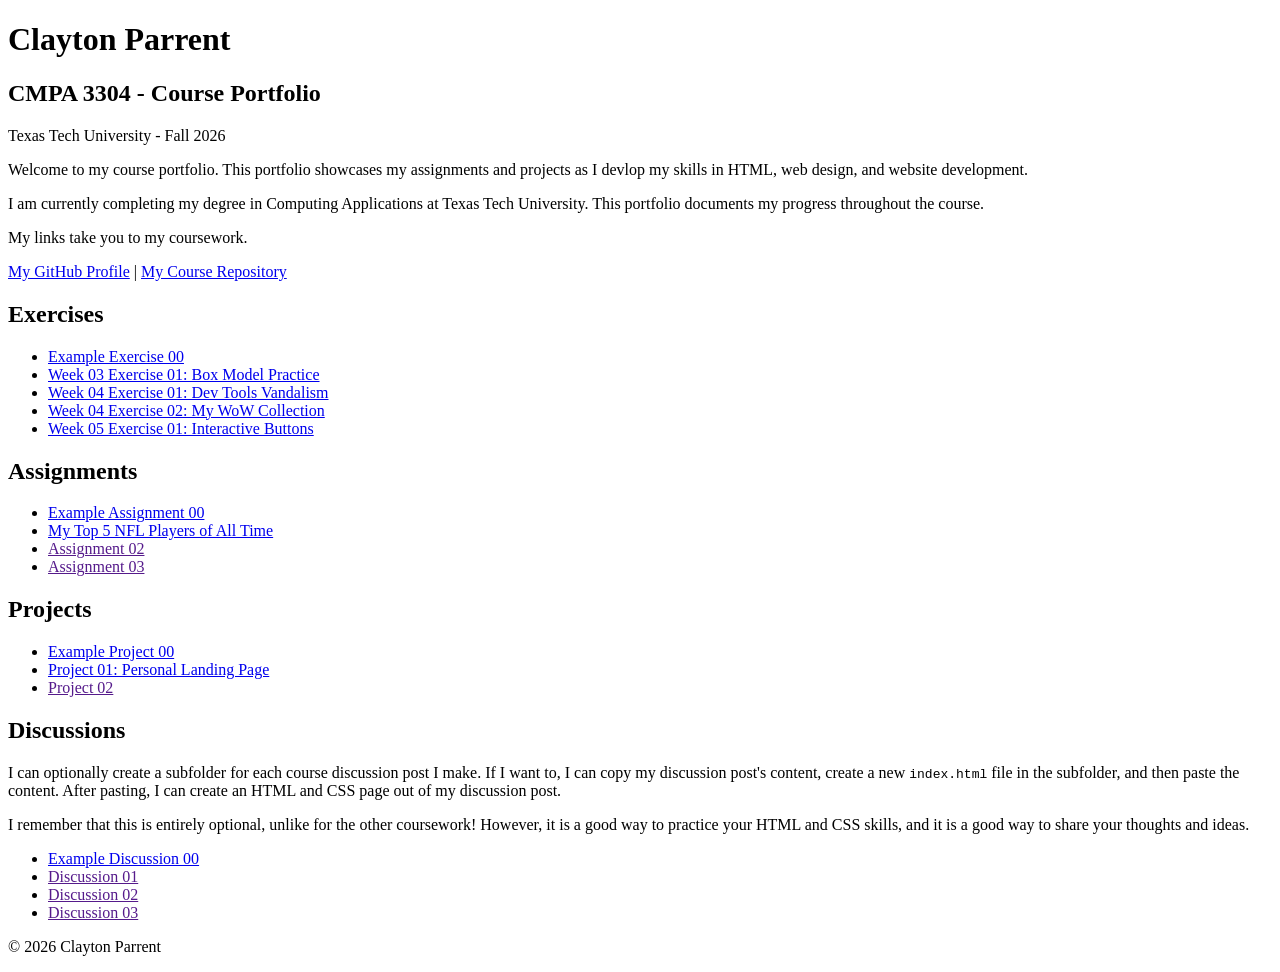
<file: index.html>
<!DOCTYPE html>

<!--

INSTRUCTIONS: HOW TO CHANGE THIS PAGE:

1. Change "Student Name" in the title above to your real name.

2. Change "Your Name" in the big heading below to your real name.

3. Change "your-username" to your real GitHub username in both links.

4. Change "your-repo-name" to the name of this repository.

5. Change "Course Name" to the name of your class.

6. Change "Semester Year" to match when you are taking this class.

7. Add links to your work:
    - Find the words that say "Exercise 01", "Assignment 01", etc.
    - Between the quote marks in href="", put the relative link to your work in the subfolder. You can simply link to the subfolder name. Take a look at the example folders and links to see how to do this.
    - For work not yet started/completed, you can leave the href="" blank until you are ready.
    - Change the words "Exercise 01" to match the name of the exercise. Do the same for assignments and projects. If you add your discussion posts, do the same for them.
    - Do this for each piece of work you finish.

8. You can add more links by copying a whole line like this:
    <li><a href="">New Work Name</a></li>
    Then paste it below the last one in that section.

9. Save your changes and push to GitHub when you are done. Remember you can use GitHub Desktop to help you with this.

Remember: During the course, if you want, you can style your homepage to introduce your own style and aesthetics. To start, keep this page simple and plain. This is just a template to get you started. Embrace the handcrafted approach to web design and development: change things to make them your own.

Remember: You must have a GitHub account, a new GitHub repository for this course, and this file (index.html) in that repository. 

Remember: You must create subfolders for each piece of coursework as the semester progresses.

-->

<html lang="en">
    <head>
        <meta charset="UTF-8">
        <meta name="viewport" content="width=device-width, initial-scale=1.0">
        <title>Clayton Parrent - CMPA 3304 Course Portfolio</title>
    </head>

    <body>
        <header>
            <h1>Clayton Parrent</h1>
            <h2>CMPA 3304 - Course Portfolio</h2>
            <p>Texas Tech University - Fall 2026</p>

            <p>
                Welcome to my course portfolio. This portfolio showcases my assignments and projects as I devlop my skills in HTML, web design, and website development.
            </p>    
            
             <p>
                I am currently completing my degree in Computing Applications at Texas Tech University. This portfolio documents my progress throughout the course.
             </p>   

            <p>My links take you to my coursework.</p>
            <nav>
                <a href="https://github.com/cparrent">My GitHub Profile</a>
                |
                <a href="https://github.com/cparrent/CMPA3304">
                    My Course Repository
                </a>
            </nav>
        </header>

        <main>
            <section>
                <h2>Exercises</h2>
                <ul>
                    <li>
                        <a href="example-exercise-00/">Example Exercise 00</a>
                    </li>
                    <li><a href="week03-exercise-01/">Week 03 Exercise 01: Box Model Practice</a></li>
                    <li><a href="week-04-exercise-01/">Week 04 Exercise 01: Dev Tools Vandalism</a></li>
                    <li><a href="week-04-exercise-02/">Week 04 Exercise 02: My WoW Collection</a></li>
                    <li><a href="week-05-exercise-01/">Week 05 Exercise 01: Interactive Buttons</a></li>
                </ul>
            </section>

            <section>
                <h2>Assignments</h2>
                <ul>
                    <li>
                        <a href="example-assignment-00/">
                            Example Assignment 00
                        </a>
                    </li>
                    <li><a href="assignment-01/index.html">My Top 5 NFL Players of All Time</a></li>
                    <li><a href="">Assignment 02</a></li>
                    <li><a href="">Assignment 03</a></li>
                </ul>
            </section>

            <section>
                <h2>Projects</h2>
                <ul>
                    <li>
                        <a href="example-project-00/">Example Project 00</a>
                    </li>
                    <li><a href="project-01">Project 01: Personal Landing Page</a></li>
                    <li><a href="">Project 02</a></li>
                </ul>
            </section>

            <section>
                <h2>Discussions</h2>
                <p>
                    I can optionally create a subfolder for each course
                    discussion post I make. If I want to, I can copy my
                    discussion post's content, create a new
                    <code>index.html</code>
                    file in the subfolder, and then paste the content. After
                    pasting, I can create an HTML and CSS page out of my
                    discussion post.
                </p>
                <p>
                    I remember that this is entirely optional, unlike for the
                    other coursework! However, it is a good way to practice your
                    HTML and CSS skills, and it is a good way to share your
                    thoughts and ideas.
                </p>
                <ul>
                    <li>
                        <a href="example-discussion-00/">
                            Example Discussion 00
                        </a>
                    </li>
                    <li><a href="">Discussion 01</a></li>
                    <li><a href="">Discussion 02</a></li>
                    <li><a href="">Discussion 03</a></li>
                </ul>
            </section>
        </main>

        <footer>
            <p>&copy; 2026 Clayton Parrent</p>
        </footer>
    </body>
</html>
</file>
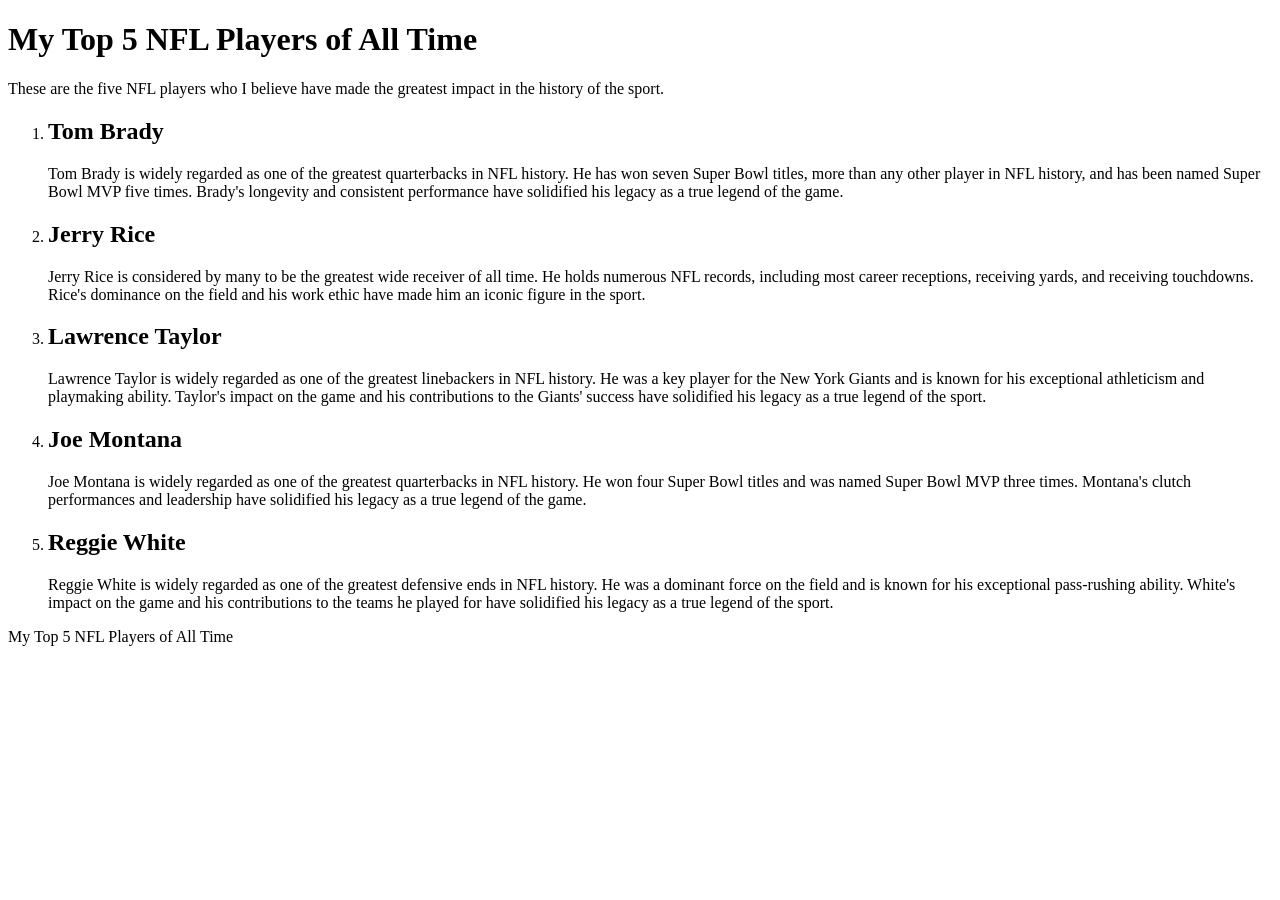
<file: assignment-01/index.html>
<!DOCTYPE html>
<html lang="en">
<head>
    <meta charset="UTF-8">
    <meta name="viewport" content="width=device-width, initial-scale=1.0">
    <title>Document</title>
</head>
<body>
    <h1>My Top 5 NFL Players of All Time</h1>
    <p>These are the five NFL players who I believe have made the greatest impact in the history of the sport.</p>
</header>

<main>
    <ol>
        <li>
            <h2>Tom Brady</h2>
            <p>Tom Brady is widely regarded as one of the greatest quarterbacks in NFL history. He has won seven Super Bowl titles, more than any other player in NFL history, and has been named Super Bowl MVP five times. Brady's longevity and consistent performance have solidified his legacy as a true legend of the game.</p>

        </li>

        <li>
            <h2>Jerry Rice</h2>
            <p>Jerry Rice is considered by many to be the greatest wide receiver of all time. He holds numerous NFL records, including most career receptions, receiving yards, and receiving touchdowns. Rice's dominance on the field and his work ethic have made him an iconic figure in the sport.</p>
        </li>

        <li>
            <h2>Lawrence Taylor</h2>
            <p>Lawrence Taylor is widely regarded as one of the greatest linebackers in NFL history. He was a key player for the New York Giants and is known for his exceptional athleticism and playmaking ability. Taylor's impact on the game and his contributions to the Giants' success have solidified his legacy as a true legend of the sport.</p>
        </li>

        <li>
            <h2>Joe Montana</h2>
            <p>Joe Montana is widely regarded as one of the greatest quarterbacks in NFL history. He won four Super Bowl titles and was named Super Bowl MVP three times. Montana's clutch performances and leadership have solidified his legacy as a true legend of the game.</p>
        </li>

        <li>
            <h2>Reggie White</h2>
            <p>Reggie White is widely regarded as one of the greatest defensive ends in NFL history. He was a dominant force on the field and is known for his exceptional pass-rushing ability. White's impact on the game and his contributions to the teams he played for have solidified his legacy as a true legend of the sport.</p>
        </li>   
    </ol>
</main>

<footer>
    <p>My Top 5 NFL Players of All Time</p>
</footer>
</body>
</html>
</file>
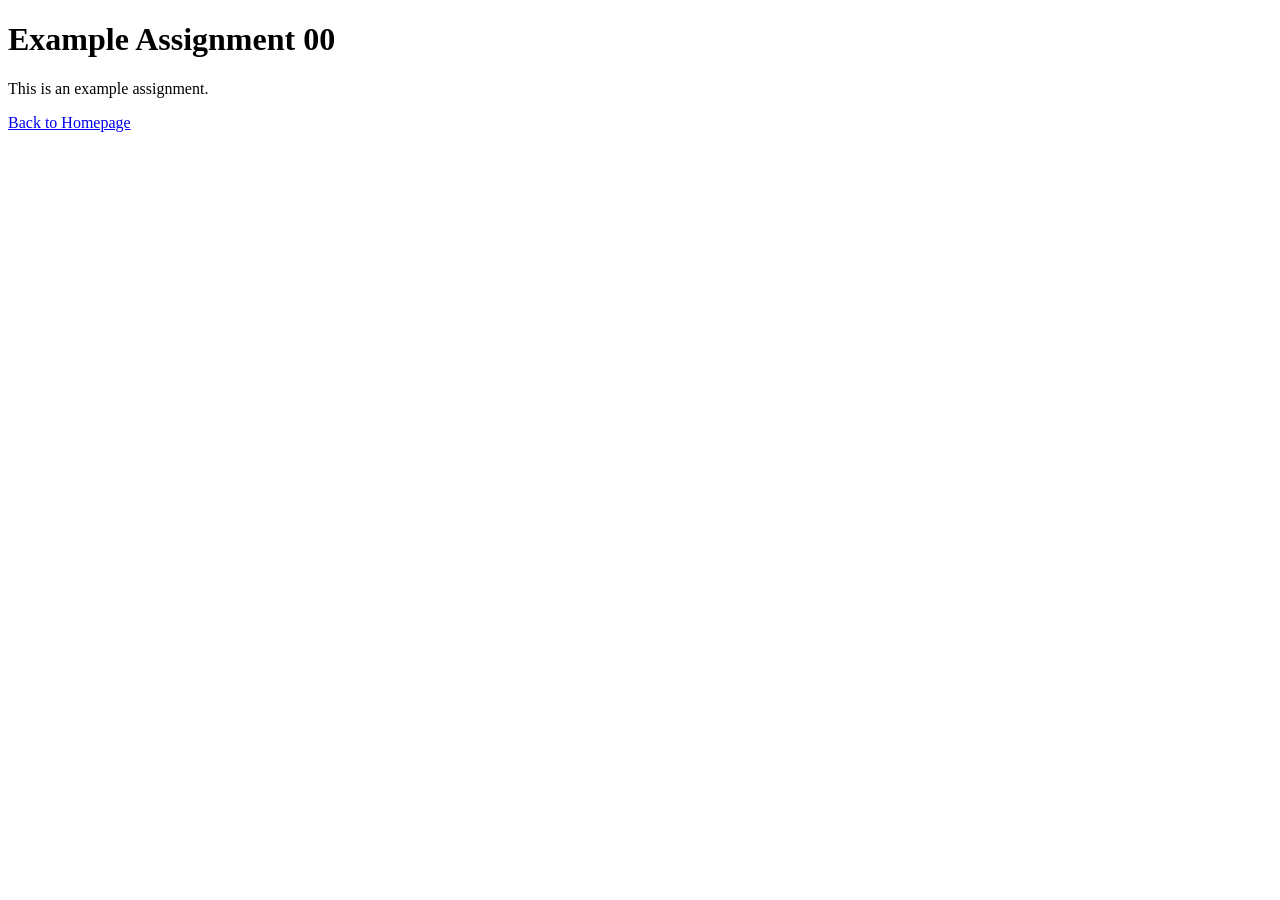
<file: example-assignment-00/index.html>
<!DOCTYPE html>
<html lang="en">
    <head>
        <meta charset="UTF-8" />
        <meta name="viewport" content="width=device-width, initial-scale=1.0" />
        <title>Example Assignment 00</title>
    </head>
    <body>
        <h1>Example Assignment 00</h1>
        <p>This is an example assignment.</p>
        <a href="../index.html">Back to Homepage</a>
    </body>
</html>
</file>
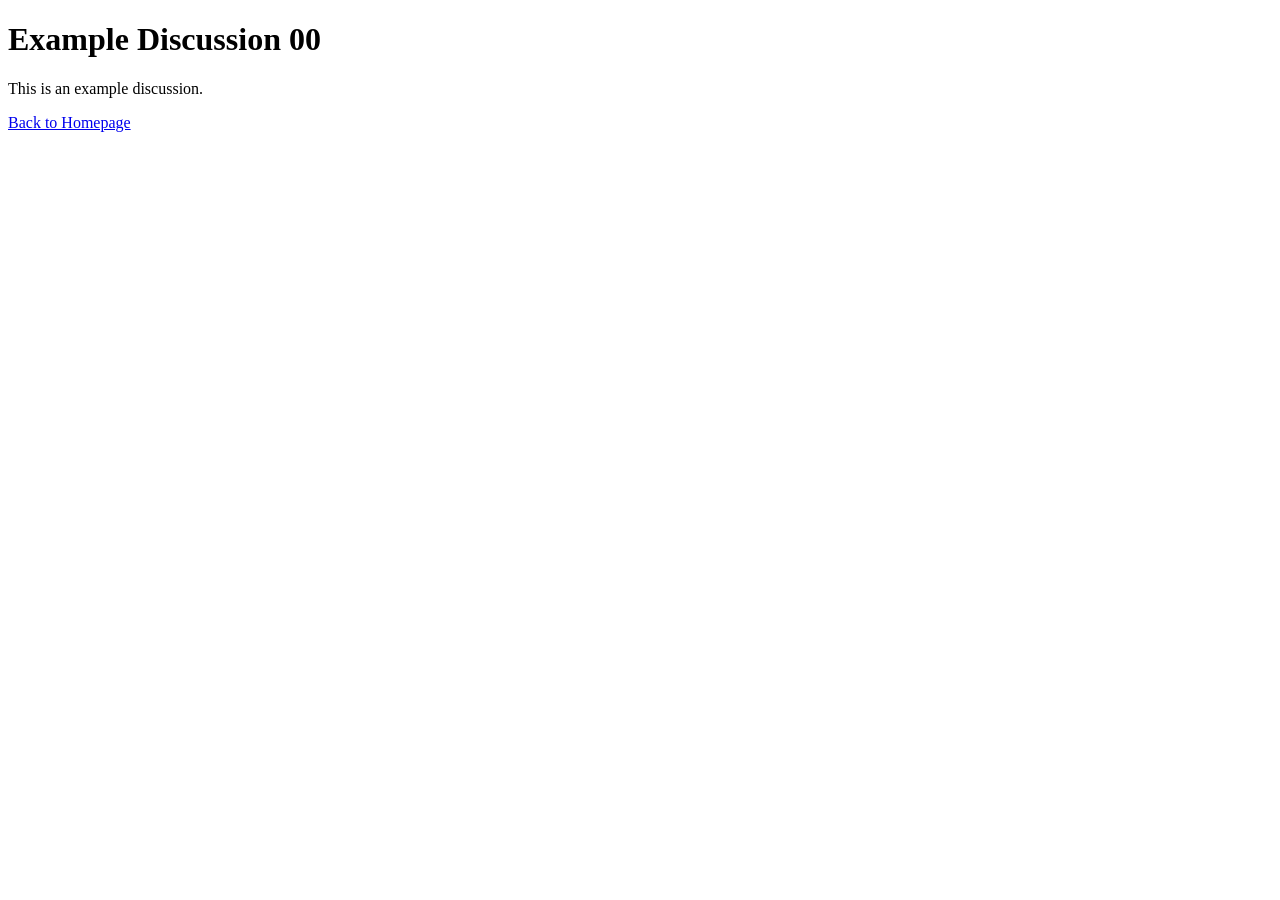
<file: example-discussion-00/index.html>
<!DOCTYPE html>
<html lang="en">
    <head>
        <meta charset="UTF-8" />
        <meta name="viewport" content="width=device-width, initial-scale=1.0" />
        <title>Example Discussion 00</title>
    </head>
    <body>
        <h1>Example Discussion 00</h1>
        <p>This is an example discussion.</p>
        <a href="../index.html">Back to Homepage</a>
    </body>
</html>
</file>
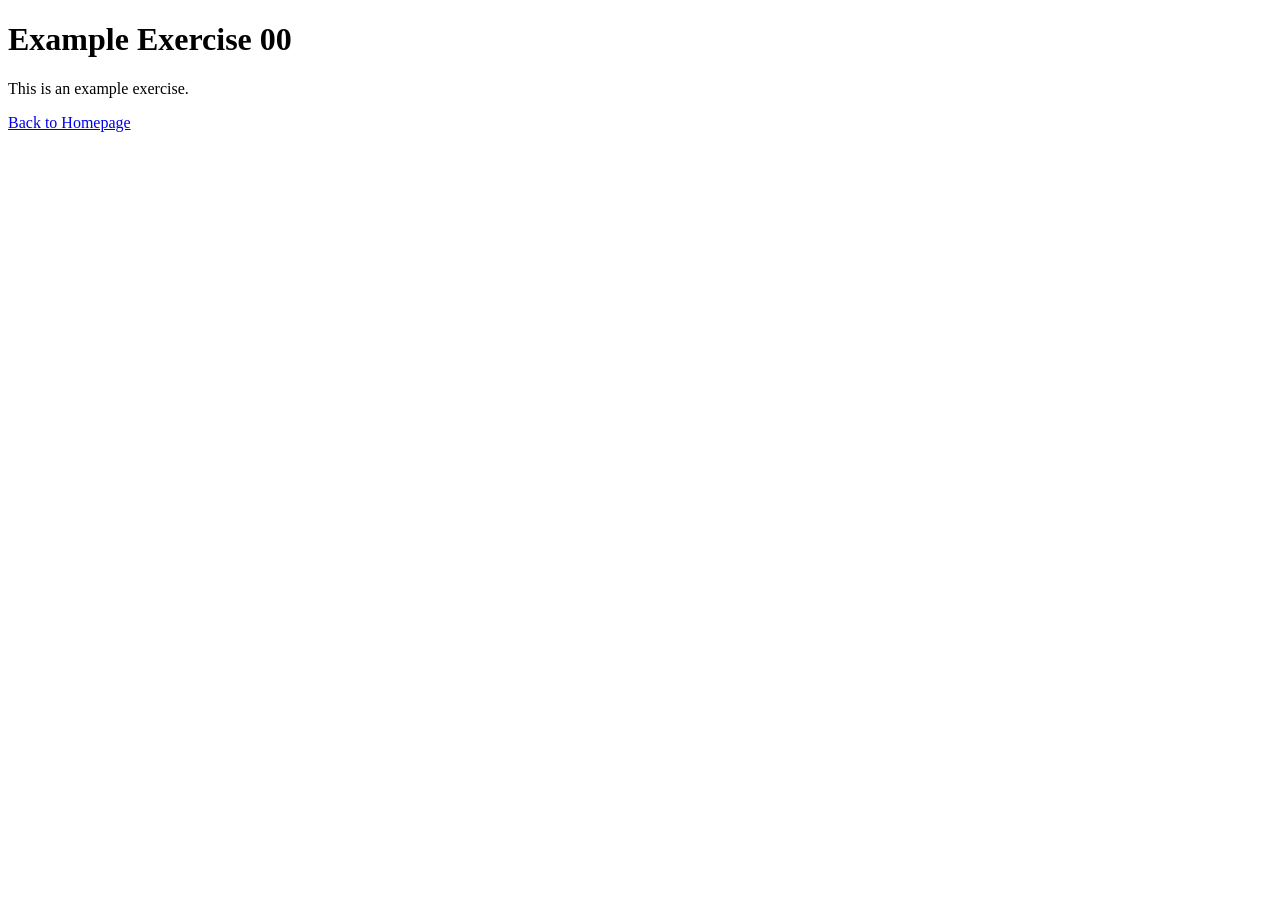
<file: example-exercise-00/index.html>
<!DOCTYPE html>
<html lang="en">
    <head>
        <meta charset="UTF-8" />
        <meta name="viewport" content="width=device-width, initial-scale=1.0" />
        <title>Example Exercise 00</title>
    </head>
    <body>
        <h1>Example Exercise 00</h1>
        <p>This is an example exercise.</p>
        <a href="../index.html">Back to Homepage</a>
    </body>
</html>
</file>
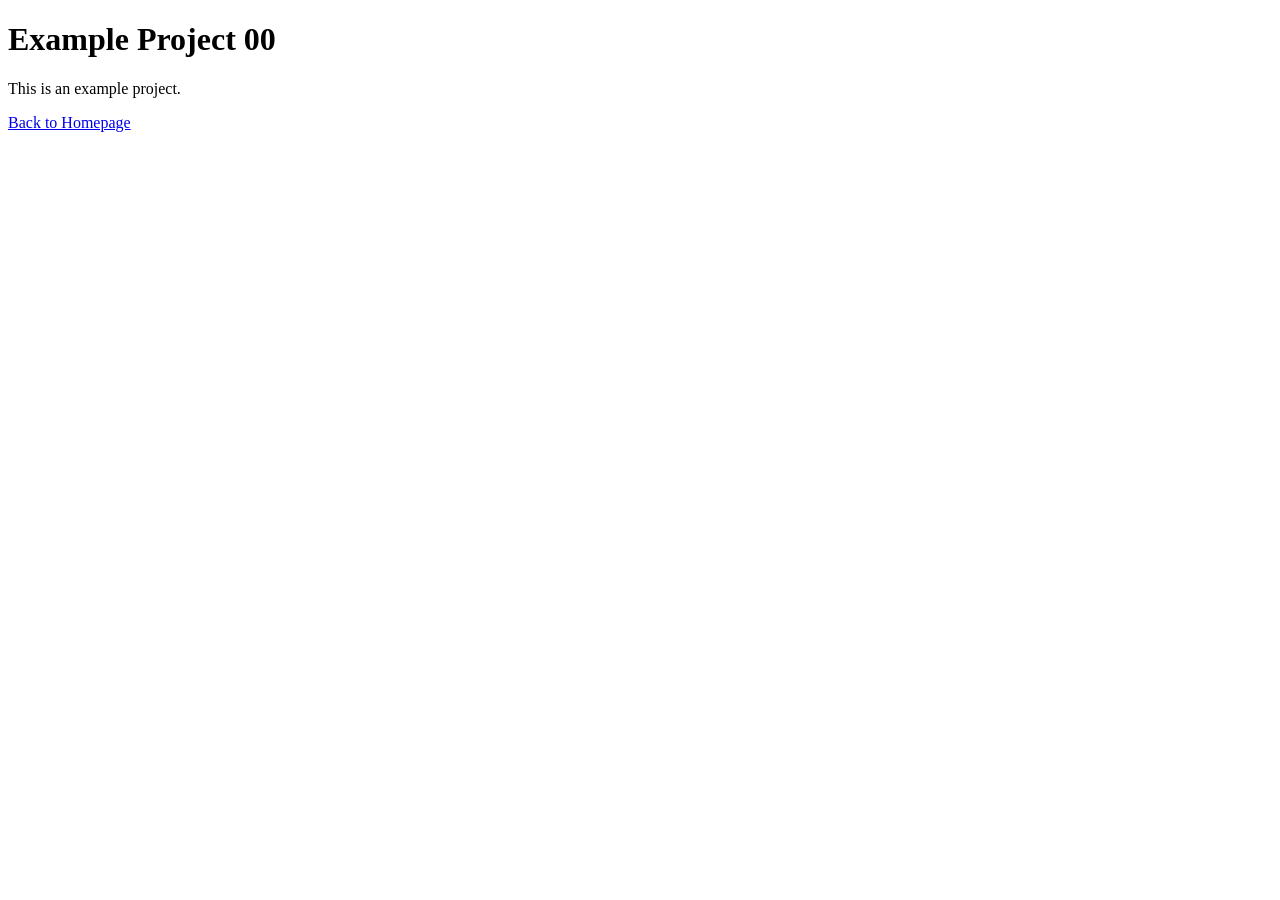
<file: example-project-00/index.html>
<!DOCTYPE html>
<html lang="en">
    <head>
        <meta charset="UTF-8" />
        <meta name="viewport" content="width=device-width, initial-scale=1.0" />
        <title>Example Project 00</title>
    </head>
    <body>
        <h1>Example Project 00</h1>
        <p>This is an example project.</p>
        <a href="../index.html">Back to Homepage</a>
    </body>
</html>
</file>
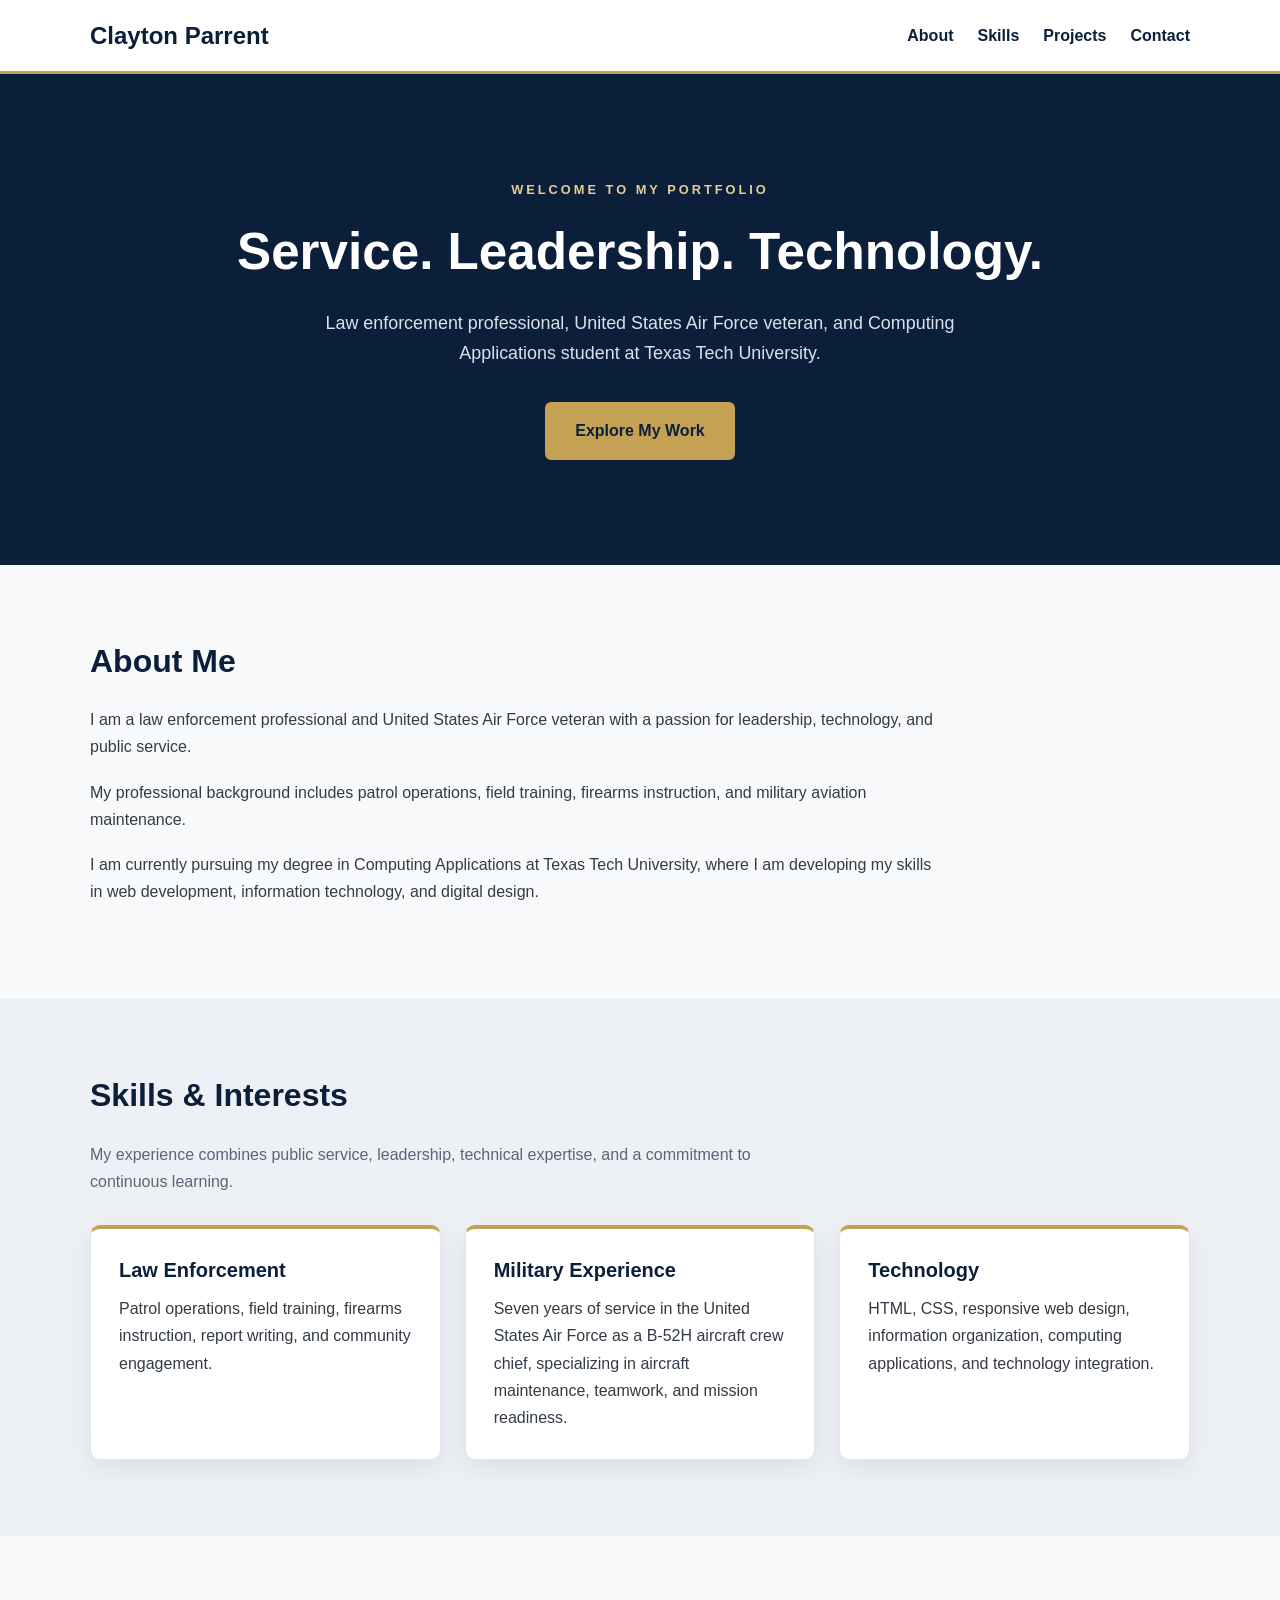
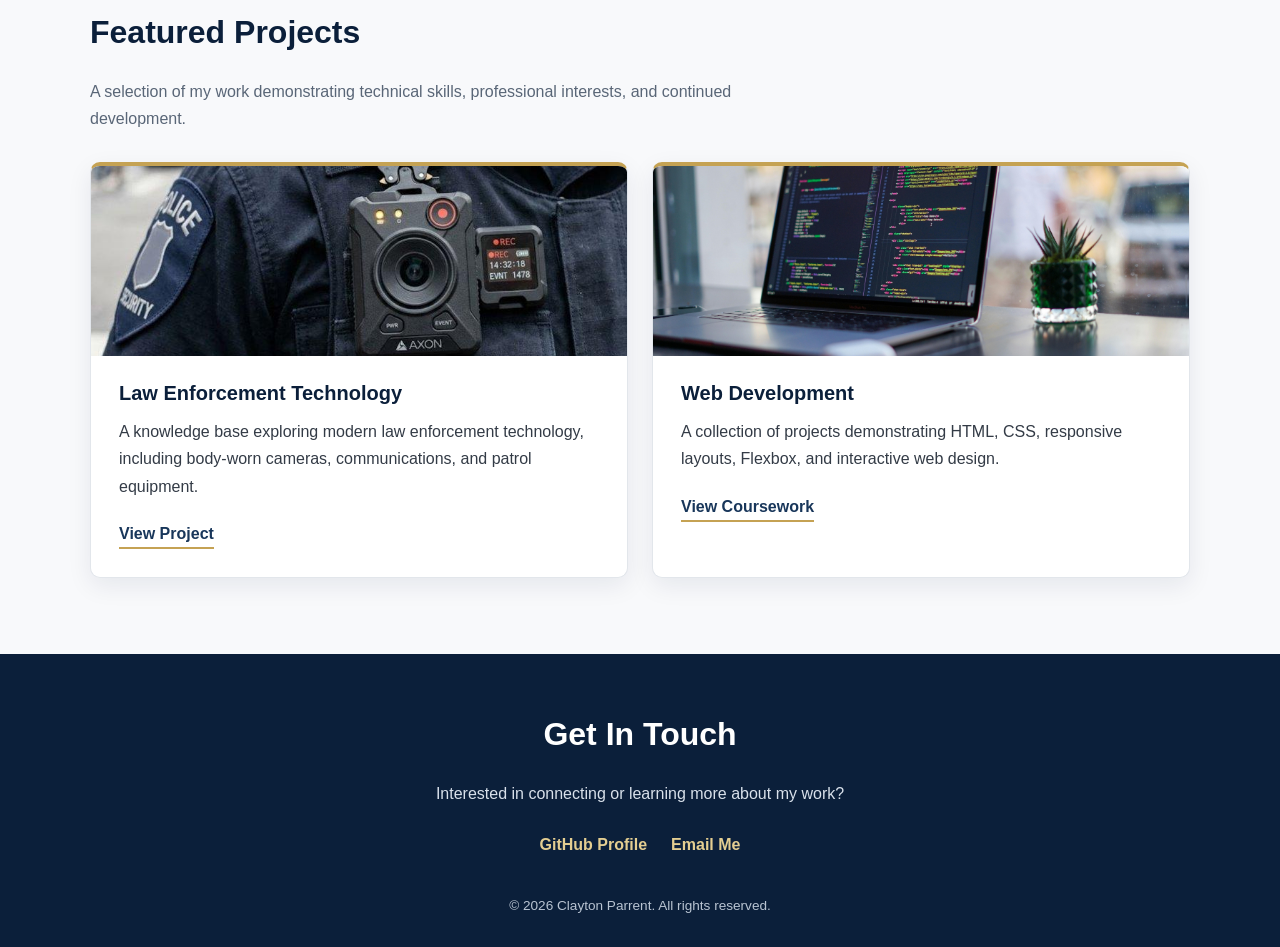
<file: project-01/index.html>
<!DOCTYPE html>
<html lang="en">
<head>
    <meta charset="UTF-8">
    <meta name="viewport" content="width=device-width, initial-scale=1.0">
    <title>Clayton Parrent | Professional Portfolio</title>
    <link rel="stylesheet" href="style.css">
</head>
<body>
<header class="site-header">
    <div class="container header-content">
        <h1>Clayton Parrent</h1>

        <nav aria-label="Main Navigation">
            <a href="#about">About</a>
            <a href="#skills">Skills</a>
            <a href="#projects">Projects</a>
            <a href="#contact">Contact</a>
        </nav>
    </div>
</header>
<main>
    <section class="hero">
        <div class="container">
            <p class="eyebrow">WELCOME TO MY PORTFOLIO</p>

            <h2>Service. Leadership. Technology.</h2>

            <p class="hero-description">
                Law enforcement professional, United States Air Force veteran, and Computing Applications student at Texas Tech University.
            </p>

            <a href="#projects" class="button">
                Explore My Work
            </a>
        </div>
    </section>

    <section id="about" class="section">
        <div class="container">

            <h2>About Me</h2>

            <p>
                I am a law enforcement professional and United States Air Force veteran with a passion for leadership, technology, and public service.
            </p>

            <p>
                My professional background includes patrol operations, field training, firearms instruction, and military aviation maintenance.
            </p>

            <p>
                I am currently pursuing my degree in Computing Applications at Texas Tech University, where I am developing my skills in web development, information technology, and digital design.
            </p>

        </div>
    </section>

    <section id="skills" class="section section-alt">
        <div class="container">

            <h2>Skills &amp; Interests</h2>

            <p class="section-description">
                My experience combines public service, leadership, technical expertise, and a commitment to continuous learning.
            </p>

            <div class="card-container">
                
                <article class="card">
                    <h3>Law Enforcement</h3>

                    <p>
                        Patrol operations, field training, firearms instruction, report writing, and community engagement.
                    </p>
                </article>

                <article class="card">
                    <h3>Military Experience</h3>

                    <p>
                        Seven years of service in the United States Air Force as a B-52H aircraft crew chief, specializing in aircraft maintenance, teamwork, and mission readiness.
                    </p>
                </article>

                <article class="card">
                    <h3>Technology</h3>

                    <p>
                        HTML, CSS, responsive web design, information organization, computing applications, and technology integration.
                    </p>
                </article>

            </div>
        </div>
    </section>

    <section id="projects" class="section">
        <div class="container">

            <h2>Featured Projects</h2>

            <p class="section-description">
                A selection of my work demonstrating technical skills, professional interests, and continued development.
            </p>

             <div class="card-container">

                    <!-- PROJECT CARD 01 -->
                    <article class="card project-card">

                        <div class="project-image">
                            <img
                                src="images/law-enforcement.jpg"
                                alt="Law enforcement technology project"
                                loading="lazy">
                        </div>

                        <h3>Law Enforcement Technology</h3>

                        <p>
                            A knowledge base exploring modern
                            law enforcement technology, including
                            body-worn cameras, communications,
                            and patrol equipment.
                        </p>

                        <a href="https://cparrent.github.io/"
                            target="_blank"
                            rel="noopener noreferrer"
                            class="project-link">
                            View Project
                        </a>

                    </article>

                    <!-- PROJECT CARD 02 -->
                    <article class="card project-card">

                        <div class="project-image">
                            <img
                                src="images/web-development.jpg"
                                alt="Web development project"
                                loading="lazy">
                        </div>

                        <h3>Web Development</h3>

                        <p>
                            A collection of projects demonstrating
                            HTML, CSS, responsive layouts,
                            Flexbox, and interactive web design.
                        </p>

                        <a href="https://cparrent.github.io/CMPA3304/"
                            target="_blank"
                            rel="noopener noreferrer"
                            class="project-link">
                            View Coursework
                        </a>

                    </article>

                </div>
            </div>
        </section>

    </main>

     <footer id="contact" class="site-footer">
        <div class="container">

            <h2>Get In Touch</h2>

            <p>
                Interested in connecting or learning
                more about my work?
            </p>

            <div class="footer-links">

                <a href="https://github.com/cparrent"
                    target="_blank"
                    rel="noopener noreferrer">
                    GitHub Profile
                </a>

                <a href="mailto:cparrent@ttu.edu">
                    Email Me
                </a>

            </div>

            <p class="copyright">
                &copy; 2026 Clayton Parrent.
                All rights reserved.
            </p>

        </div>
    </footer>

</body>
</html>
</file>
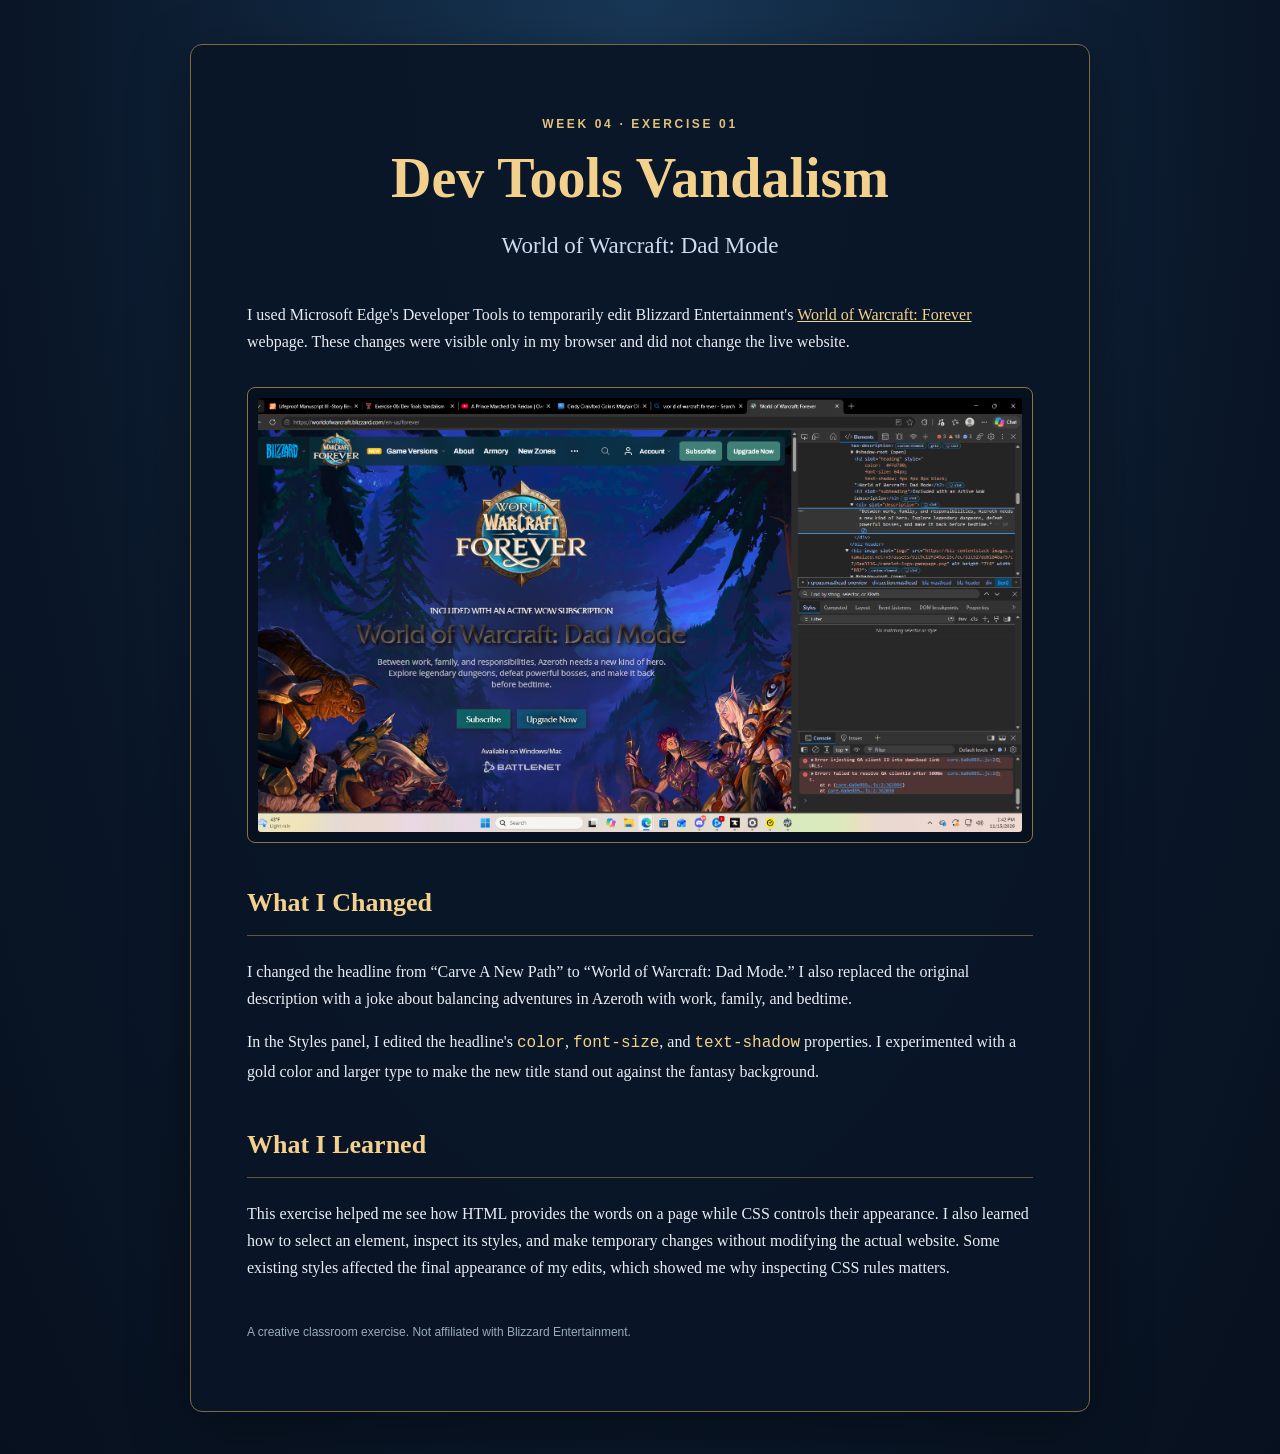
<file: week-04-exercise-01/index.html>
<!DOCTYPE html>
<html lang="en">
<head>
  <meta charset="UTF-8" />
  <meta name="viewport" content="width=device-width, initial-scale=1.0" />
  <title>Week 04 Exercise 01 | World of Warcraft: Dad Mode</title>
  <link rel="stylesheet" href="./style.css" />
</head>
<body>
  <main>
    <p class="eyebrow">Week 04 · Exercise 01</p>
    <h1>Dev Tools Vandalism</h1>
    <p class="intro">World of Warcraft: Dad Mode</p>
    <p>I used Microsoft Edge's Developer Tools to temporarily edit Blizzard Entertainment's <a href="https://worldofwarcraft.blizzard.com/en-us/forever">World of Warcraft: Forever</a> webpage. These changes were visible only in my browser and did not change the live website.</p>
    <div class="screenshot-container">
      <img src="./wow-devtools-vandalism.png" alt="Screenshot showing the World of Warcraft: Dad Mode headline, rewritten description, and modified CSS in Edge Developer Tools" />
    </div>
    <h2>What I Changed</h2>
    <p>I changed the headline from “Carve A New Path” to “World of Warcraft: Dad Mode.” I also replaced the original description with a joke about balancing adventures in Azeroth with work, family, and bedtime.</p>
    <p>In the Styles panel, I edited the headline's <code>color</code>, <code>font-size</code>, and <code>text-shadow</code> properties. I experimented with a gold color and larger type to make the new title stand out against the fantasy background.</p>
    <h2>What I Learned</h2>
    <p>This exercise helped me see how HTML provides the words on a page while CSS controls their appearance. I also learned how to select an element, inspect its styles, and make temporary changes without modifying the actual website. Some existing styles affected the final appearance of my edits, which showed me why inspecting CSS rules matters.</p>
    <p class="footer-note">A creative classroom exercise. Not affiliated with Blizzard Entertainment.</p>
  </main>
</body>
</html>
</file>
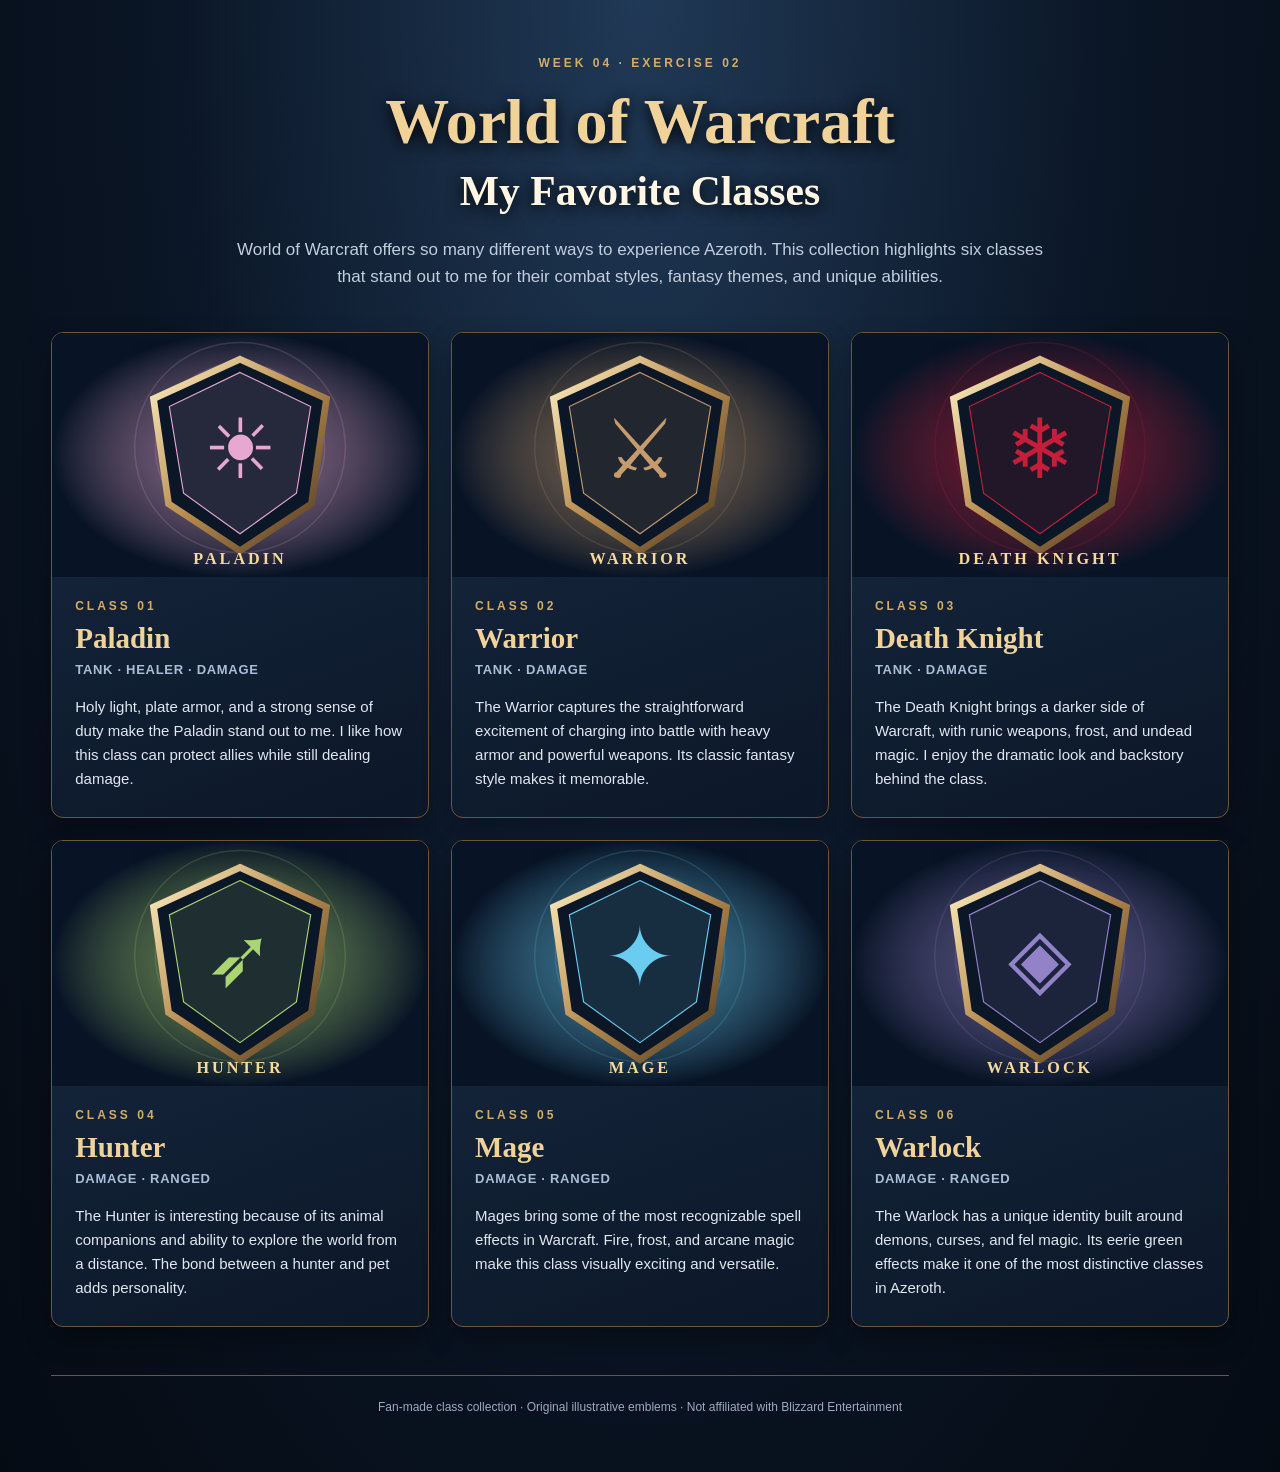
<file: week-04-exercise-02/index.html>
<!DOCTYPE html>
<html lang="en">
<head><meta charset="UTF-8"><meta name="viewport" content="width=device-width, initial-scale=1.0"><title>My Collection | World of Warcraft Classes</title><link rel="stylesheet" href="./style.css"></head>
<body><main><header class="hero"><p class="eyebrow">WEEK 04 · EXERCISE 02</p><h1>World of Warcraft <span>My Favorite Classes</span></h1><p>World of Warcraft offers so many different ways to experience Azeroth. This collection highlights six classes that stand out to me for their combat styles, fantasy themes, and unique abilities.</p></header>
<section class="collection-grid" aria-label="World of Warcraft class collection">
      <article class="collection-card">
        <img src="./class-01-paladin.svg" alt="Original fantasy emblem representing the Paladin class" width="1000" height="650">
        <div class="card-content"><p class="card-number">CLASS 01</p><h2>Paladin</h2><p class="details">Tank · Healer · Damage</p><p class="description">Holy light, plate armor, and a strong sense of duty make the Paladin stand out to me. I like how this class can protect allies while still dealing damage.</p></div>
      </article>
      <article class="collection-card">
        <img src="./class-02-warrior.svg" alt="Original fantasy emblem representing the Warrior class" width="1000" height="650">
        <div class="card-content"><p class="card-number">CLASS 02</p><h2>Warrior</h2><p class="details">Tank · Damage</p><p class="description">The Warrior captures the straightforward excitement of charging into battle with heavy armor and powerful weapons. Its classic fantasy style makes it memorable.</p></div>
      </article>
      <article class="collection-card">
        <img src="./class-03-death-knight.svg" alt="Original fantasy emblem representing the Death Knight class" width="1000" height="650">
        <div class="card-content"><p class="card-number">CLASS 03</p><h2>Death Knight</h2><p class="details">Tank · Damage</p><p class="description">The Death Knight brings a darker side of Warcraft, with runic weapons, frost, and undead magic. I enjoy the dramatic look and backstory behind the class.</p></div>
      </article>
      <article class="collection-card">
        <img src="./class-04-hunter.svg" alt="Original fantasy emblem representing the Hunter class" width="1000" height="650">
        <div class="card-content"><p class="card-number">CLASS 04</p><h2>Hunter</h2><p class="details">Damage · Ranged</p><p class="description">The Hunter is interesting because of its animal companions and ability to explore the world from a distance. The bond between a hunter and pet adds personality.</p></div>
      </article>
      <article class="collection-card">
        <img src="./class-05-mage.svg" alt="Original fantasy emblem representing the Mage class" width="1000" height="650">
        <div class="card-content"><p class="card-number">CLASS 05</p><h2>Mage</h2><p class="details">Damage · Ranged</p><p class="description">Mages bring some of the most recognizable spell effects in Warcraft. Fire, frost, and arcane magic make this class visually exciting and versatile.</p></div>
      </article>
      <article class="collection-card">
        <img src="./class-06-warlock.svg" alt="Original fantasy emblem representing the Warlock class" width="1000" height="650">
        <div class="card-content"><p class="card-number">CLASS 06</p><h2>Warlock</h2><p class="details">Damage · Ranged</p><p class="description">The Warlock has a unique identity built around demons, curses, and fel magic. Its eerie green effects make it one of the most distinctive classes in Azeroth.</p></div>
      </article>
</section><footer>Fan-made class collection · Original illustrative emblems · Not affiliated with Blizzard Entertainment</footer></main></body></html>
</file>
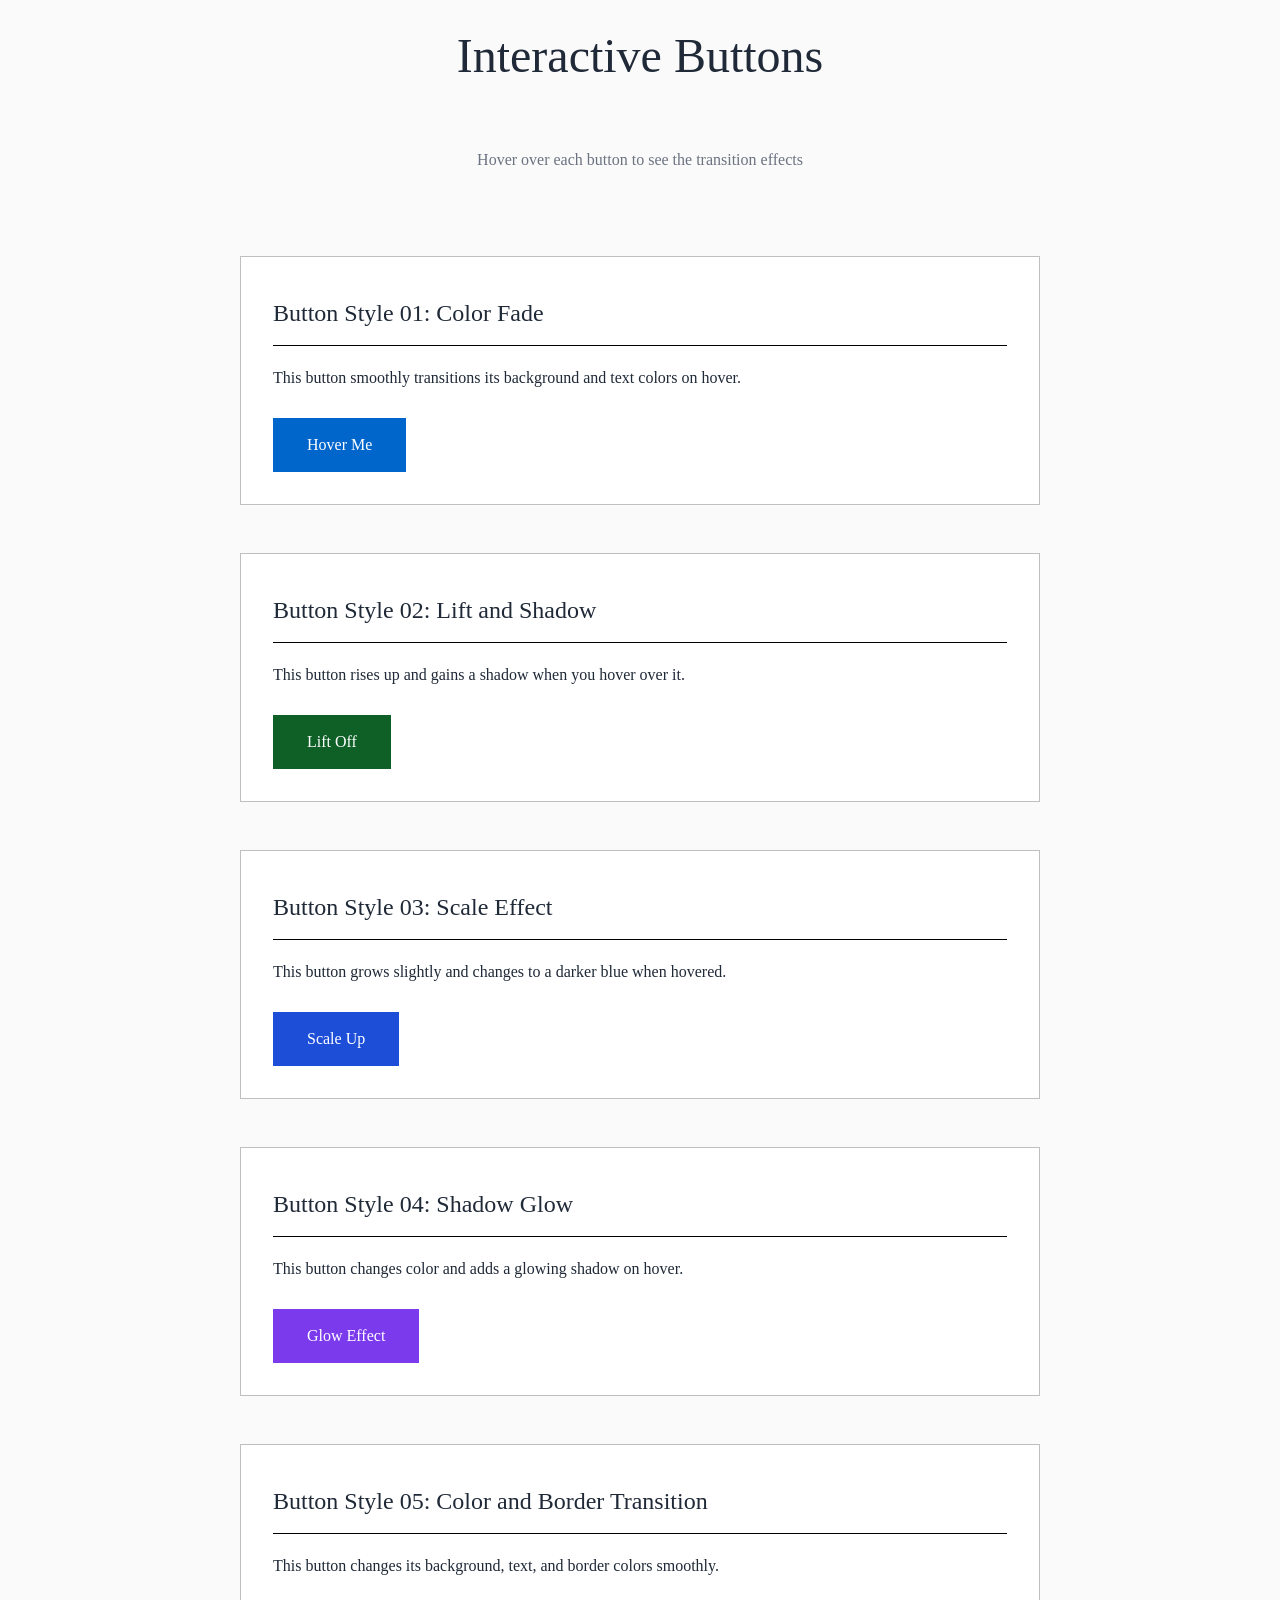
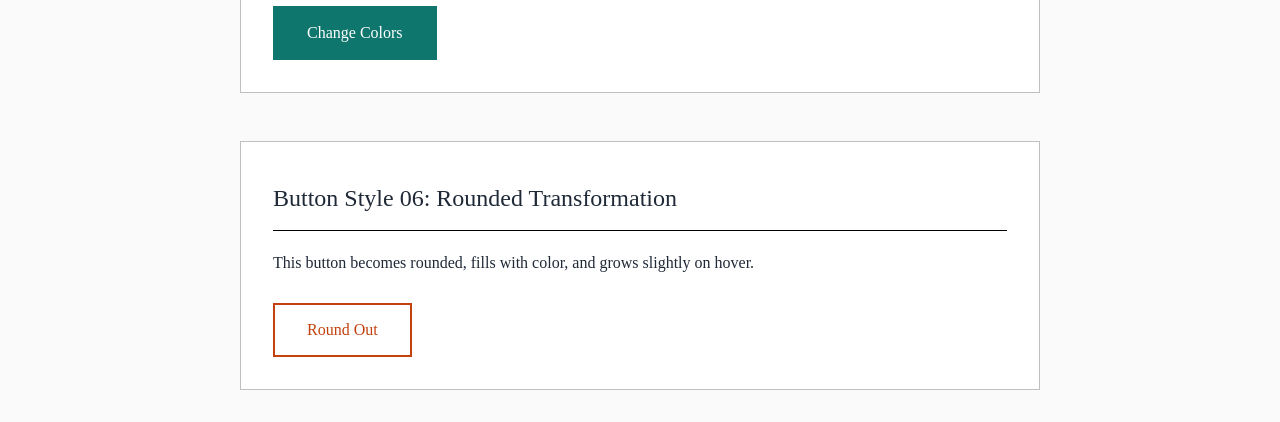
<file: week-05-exercise-01/index.html>
<!DOCTYPE html>
<html lang="en">

<head>
    <meta charset="UTF-8">
    <meta name="viewport" content="width=device-width, initial-scale=1.0">
    <title>Exercises Week 05 Exercise 01: Interactive Buttons</title>
    <link rel="stylesheet" href="./style.css">
</head>

<body>
    <div class="container">
        <h1>Interactive Buttons</h1>
        <p class="subtitle">Hover over each button to see the transition effects</p>

        <section class="button-section">
            <h2>Button Style 01: Color Fade</h2>
            <p>This button smoothly transitions its background and text colors on hover.</p>
            <button class="button-01">Hover Me</button>
        </section>


        <section class="button-section">
            <h2>Button Style 02: Lift and Shadow</h2>
            <p>This button rises up and gains a shadow when you hover over it.</p>
            <button class="button-02">Lift Off</button>
        </section>

        <section class="button-section">
            <h2>Button Style 03: Scale Effect</h2>
            <p>This button grows slightly and changes to a darker blue when hovered.</p>
            <button class="button-03">Scale Up</button>
        </section>

        <section class="button-section">
            <h2>Button Style 04: Shadow Glow</h2>
            <p>This button changes color and adds a glowing shadow on hover.</p>
            <button class="button-04">Glow Effect</button>
        </section>

        <section class="button-section">
            <h2>Button Style 05: Color and Border Transition</h2>
            <p>This button changes its background, text, and border colors smoothly.</p>
            <button class="button-05">Change Colors</button>
        </section>

        <section class="button-section">
            <h2>Button Style 06: Rounded Transformation</h2>
            <p>This button becomes rounded, fills with color, and grows slightly on hover.</p>
            <button class="button-06">Round Out</button>
        </section>
    </div>
</body>

</html>
</file>
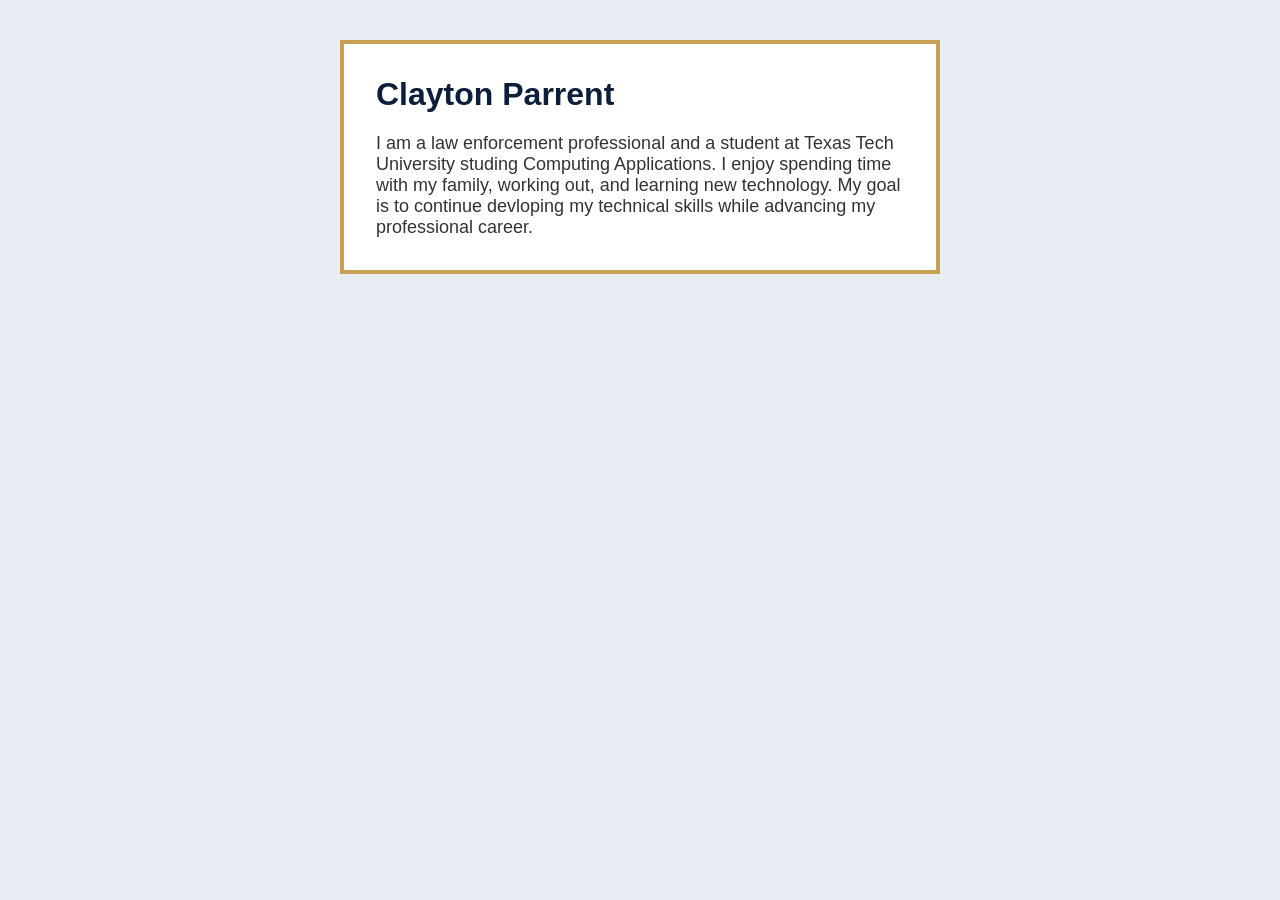
<file: week03-exercise-01/index.html>
<!DOCTYPE html>
<html lang=""en">
<head>
    <meta charset="UTF-8">
    <meta name="viewport" content="width=device-width, initial-scale=1.0">
    <title>Clayton Parrent</title>
    <link rel="stylesheet" href="style.css">
</head>
<body>

    <div class="card">
        <h1>Clayton Parrent</h1>

        <p>
            I am a law enforcement professional and a student at Texas Tech University studing Computing Applications. I enjoy spending time with my family, working out, and learning new technology. My goal is to continue devloping my technical skills while advancing my professional career.
        </p>
    </div>

</body>
</html>
</file>
<file: project-01/style.css>
/* Project 01 - Clayton P. Professional Porfolio */
:root {
  --navy: #0b1f3a;
  --navy-light: #18365a;
  --gold: #c5a253;
  --gold-light: #e4ce91;
  --background: #f8f9fb;
  --white: #ffffff;
  --text: #333b46;
  --muted: #596677;
  --border: #e2e6eb;
  --shadow: 0 8px 24px rgba(11, 31, 58, 0.08);
}

* { box-sizing: border-box; }
html { scroll-behavior: smooth; }
body {
  margin: 0;
  font-family: Arial, Helvetica, sans-serif;
  background: var(--background);
  color: var(--text);
  line-height: 1.7;
}
.container { width: 90%; max-width: 1100px; margin: 0 auto; }
h1, h2, h3 { color: var(--navy); line-height: 1.3; }
h2 { font-size: 2rem; margin: 0 0 24px; }
h3 { font-size: 1.25rem; margin: 0 0 12px; }
p { margin: 0 0 18px; }
a { color: var(--navy); text-decoration: none; }

/* Header and navigation */
.site-header {
  background: var(--white);
  border-bottom: 3px solid var(--gold);
  padding: 20px 0;
}
.header-content {
  display: flex;
  justify-content: space-between;
  align-items: center;
  gap: 24px;
}
.site-header h1 { margin: 0; font-size: 1.5rem; }
nav { display: flex; flex-wrap: wrap; gap: 24px; }
nav a {
  font-weight: bold;
  transition: color 0.3s ease, transform 0.3s ease;
}
nav a:hover { color: #98752e; transform: translateY(-2px); }

/* Hero */
.hero {
  background: var(--navy);
  padding: 105px 0;
  text-align: center;
}
.hero h2 {
  color: var(--white);
  font-size: clamp(2rem, 5vw, 3.2rem);
  margin: 14px 0 22px;
}
.eyebrow {
  color: var(--gold-light);
  font-weight: bold;
  letter-spacing: 3px;
  font-size: 0.8rem;
}
.hero-description {
  color: #d9e1eb;
  max-width: 670px;
  margin: 0 auto 34px;
  font-size: 1.12rem;
}
.button {
  display: inline-block;
  background: var(--gold);
  color: var(--navy);
  padding: 13px 28px;
  border: 2px solid var(--gold);
  border-radius: 6px;
  font-weight: bold;
  transition: background-color 0.3s ease, color 0.3s ease,
              transform 0.3s ease, box-shadow 0.3s ease;
}
.button:hover {
  background: var(--white);
  color: var(--navy);
  transform: translateY(-4px);
  box-shadow: 0 10px 24px rgba(0,0,0,0.2);
}

/* General sections */
.section { padding: 76px 0; }
.section-alt { background: #edf1f5; }
.section-description { max-width: 730px; color: var(--muted); margin-bottom: 30px; }
#about p { max-width: 850px; }
.card-container {
  display: flex;
  flex-wrap: wrap;
  gap: 24px;
  align-items: stretch;
}
.card {
  flex: 1 1 260px;
  min-width: 0;
  background: var(--white);
  border: 1px solid var(--border);
  border-top: 4px solid var(--gold);
  border-radius: 10px;
  padding: 28px;
  box-shadow: var(--shadow);
  transition: transform 0.3s ease, box-shadow 0.3s ease,
              border-color 0.3s ease;
}
.card:hover {
  transform: translateY(-7px);
  box-shadow: 0 16px 32px rgba(11,31,58,0.15);
  border-color: var(--gold);
}
.card p { margin-bottom: 0; }

/* Featured projects */
.project-card { flex: 1 1 340px; overflow: hidden; }
.project-image {
  height: 190px;
  margin: -28px -28px 24px;
  background: #dce5ef;
  overflow: hidden;
}
.project-image img {
  display: block;
  width: 100%;
  height: 100%;
  object-fit: cover;
  transition: transform 0.4s ease;
}
.project-card:hover .project-image img { transform: scale(1.05); }
.project-card p { margin-bottom: 20px; }
.project-link {
  display: inline-block;
  color: var(--navy-light);
  font-weight: bold;
  border-bottom: 2px solid var(--gold);
  transition: color 0.3s ease, border-color 0.3s ease;
}
.project-link:hover { color: #98752e; border-color: var(--navy); }

/* Footer */
.site-footer {
  background: var(--navy);
  color: #d9e1eb;
  padding: 60px 0 30px;
  text-align: center;
}
.site-footer h2 { color: var(--white); }
.footer-links {
  display: flex;
  flex-wrap: wrap;
  justify-content: center;
  gap: 24px;
  margin: 24px 0 36px;
}
.footer-links a {
  color: var(--gold-light);
  font-weight: bold;
  transition: color 0.3s ease, transform 0.3s ease;
}
.footer-links a:hover { color: var(--white); transform: translateY(-3px); }
.copyright { color: #b9c4d2; font-size: 0.85rem; margin-bottom: 0; }

/* Tablet and mobile */
@media (max-width: 768px) {
  .header-content { flex-direction: column; text-align: center; }
  nav { justify-content: center; gap: 14px 20px; }
  .hero { padding: 75px 0; }
  .section { padding: 54px 0; }
  .card { flex-basis: 100%; }
}
@media (max-width: 480px) {
  .site-header h1 { font-size: 1.3rem; }
  nav { gap: 10px 15px; font-size: 0.9rem; }
  .hero { padding: 58px 0; }
  .hero-description { font-size: 1rem; }
  h2 { font-size: 1.65rem; }
  .card { padding: 22px; }
  .project-image { margin: -22px -22px 22px; height: 160px; }
}

/* Accessibility: visible keyboard focus and reduced motion */
a:focus-visible { outline: 3px solid var(--gold); outline-offset: 4px; }
</file>
<file: week-04-exercise-01/style.css>
* { box-sizing: border-box; }
html, body { min-height: 100%; margin: 0; }
body { background: radial-gradient(ellipse at top, #183756 0%, #0a1729 65%, #07101e 100%); color: #e9edf3; font-family: Georgia, 'Times New Roman', serif; line-height: 1.7; padding: 44px 18px; }
main { max-width: 900px; margin: 0 auto; padding: clamp(24px, 5vw, 56px); background: rgba(9, 22, 39, .94); border: 1px solid #7f693b; border-radius: 12px; box-shadow: 0 18px 60px rgba(0,0,0,.35); }
.eyebrow { color: #e3c17b; font: 700 12px Arial, sans-serif; text-transform: uppercase; letter-spacing: .22em; text-align: center; }
h1 { font-size: clamp(36px, 6vw, 56px); line-height: 1.12; color: #f3d18d; text-align: center; margin: 14px 0; }
.intro { text-align: center; font-size: 23px; color: #cddaf1; margin-bottom: 36px; }
h2 { font-size: 26px; color: #f3d18d; margin-top: 38px; border-bottom: 1px solid #665733; padding-bottom: 10px; }
p { margin: 16px 0; }
a { color: #f3d18d; }
a:hover { color: white; }
.screenshot-container { padding: 10px; background: #06101e; border: 1px solid #8c7442; border-radius: 8px; margin: 32px 0; }
.screenshot-container img { display: block; width: 100%; height: auto; border-radius: 3px; }
code { color: #f3d18d; font-family: Consolas, monospace; }
.footer-note { font: 12px Arial, sans-serif; color: #9aaabe; margin-top: 44px; }
</file>
<file: week-04-exercise-02/style.css>
* { box-sizing: border-box; }
html, body { margin: 0; min-height: 100%; }
body { background: radial-gradient(ellipse at top, #203956 0%, #0a1525 54%, #050b13 100%); color: #e9edf4; font-family: Arial, Helvetica, sans-serif; line-height: 1.6; }
main { max-width: 1250px; width: 92%; margin: 0 auto; padding: 42px 0 55px; }
.hero { text-align: center; max-width: 830px; margin: 0 auto 42px; }
.eyebrow, .card-number { color: #d6ac64; font-size: 12px; font-weight: 700; letter-spacing: 3px; }
h1 { font-family: Georgia, serif; font-size: clamp(35px, 5vw, 64px); line-height: 1.15; margin: 12px 0 20px; color: #f1d39a; text-shadow: 0 3px 16px #000; }
h1 span { display: block; color: #fff6e5; font-size: .65em; margin-top: 9px; }
.hero > p:last-child { color: #c2cede; font-size: 17px; }
.collection-grid { display: flex; flex-wrap: wrap; gap: 22px; align-items: stretch; }
.collection-card { flex-grow: 1; flex-shrink: 1; flex-basis: 100%; min-width: 0; background: linear-gradient(160deg,#172a42,#0c1728); border: 1px solid #6b5739; border-radius: 12px; overflow: hidden; box-shadow: 0 12px 28px #0005; transition: transform .2s, border-color .2s; }
.collection-card:hover { transform: translateY(-4px); border-color: #d5ad65; }
.collection-card img { display: block; width: 100%; height: auto; aspect-ratio: 1000 / 650; object-fit: cover; background: #0a1525; }
.card-content { padding: 20px 23px 26px; }
.card-number { margin: 0 0 6px; }
.collection-card h2 { font: bold 29px Georgia,serif; color: #f1d39a; margin: 0 0 5px; }
.details { color: #a9bfd7; font-size: 13px; font-weight: 700; margin: 0 0 14px; text-transform: uppercase; letter-spacing: .7px; }
.description { color: #e1e7ee; font-size: 15px; margin: 0; }
footer { border-top: 1px solid #6b5739; color: #9aabc0; text-align: center; font-size: 12px; margin-top: 48px; padding-top: 22px; }
@media (width >= 480px) { .collection-card { flex-basis: 45%; } }
@media (width >= 1024px) { .collection-card { flex-basis: 30%; } }
</file>
<file: week-05-exercise-01/style.css>
* {
    margin: 0;
    padding: 0;
    box-sizing: border-box;
}

body {
    font-family: "Times New Roman", serif;
    line-height: 2;
    background-color: #fafafa;
    color: #1F2937;
    padding: 32px 16px;
}

.container {
    max-width: 800px;
    margin: 0 auto;
    display: flex;
    flex-direction: column;
    gap: 48px;
}

h1 {
    font-size: 48px;
    line-height: 1em;
    font-weight: normal;
    text-align: center;
    margin-bottom: 16px;
}

.subtitle {
    text-align: center;
    font-size: 16px;
    color: #6B7280;
    margin-bottom: 32px;
}

h2 {
    font-size: 24px;
    font-weight: normal;
    border-bottom: 1px solid rgba(0, 0, 0, 1);
    padding-bottom: 8px;
    margin-bottom: 16px;
}

.button-section {
    padding: 32px;
    background-color: #ffffff;
    border: 1px solid rgba(0, 0, 0, 0.25);
}

.button-section p {
    font-size: 16px;
    margin-bottom: 24px;
}

button {
    font-family: "Times New Roman", serif;
    font-size: 16px;
    cursor: pointer;
    border-radius: 0;
}

.button-01 {
    background-color: #0066CC;
    color: #ffffff;
    padding: 16px 32px;
    border: 2px solid #0066CC;
    transition: background-color 0.3s ease, color 0.3s ease, border-color 0.3s ease;
}

.button-01:hover {
    background-color: #ffffff;
    color: #0066CC;
    border-color: #0066CC;
}

.button-02 {
    background-color: #0e6027;
    color: #ffffff;
    padding: 16px 32px;
    border: 2px solid #0e6027;
    transition: transform 0.3s ease, box-shadow 0.3s ease;
}

.button-02:hover {
    transform: translateY(-4px);
    box-shadow: 0 8px 16px rgba(0, 0, 0, 0.2);
}
/* Button 03: Scale Effect */
.button-03 {
    background-color: #1d4ed8;
    color: #ffffff;
    padding: 16px 32px;
    border: 2px solid #1d4ed8;
    font-family: "Times New Roman", serif;
    transition: background-color 0.3s ease, transform 0.3s ease;
}
.button-03:hover {
    background-color: #1e3a8a;
    transform: scale(1.08);
}

/* Button 04: Shadow Glow */
.button-04 {
    background-color: #7c3aed;
    color: #ffffff;
    padding: 16px 32px;
    border: 2px solid #7c3aed;
    font-family: "Times New Roman", serif;
    transition: background-color 0.25s ease-in-out, box-shadow 0.25s ease-in-out;
}
.button-04:hover {
    background-color: #5b21b6;
    box-shadow: 0 0 18px rgba(124, 58, 237, 0.65);
}

/* Button 05: Color and Border Transition */
.button-05 {
    background-color: #0f766e;
    color: #ffffff;
    padding: 16px 32px;
    border: 2px solid #0f766e;
    font-family: "Times New Roman", serif;
    transition: background-color 0.5s ease-in-out, color 0.5s ease-in-out, border-color 0.5s ease-in-out;
}
.button-05:hover {
    background-color: #ffffff;
    color: #115e59;
    border-color: #115e59;
}

/* Button 06: Rounded Transformation */
.button-06 {
    background-color: #ffffff;
    color: #c2410c;
    padding: 16px 32px;
    border: 2px solid #c2410c;
    font-family: "Times New Roman", serif;
    transition: background-color 0.3s ease, color 0.3s ease, border-radius 0.3s ease, transform 0.3s ease;
}
.button-06:hover {
    background-color: #c2410c;
    color: #ffffff;
    border-radius: 30px;
    transform: scale(1.05);
}
</file>
<file: week03-exercise-01/style.css>
* {box-sizing: border-box;}

body {
    font-family: Arial, sans-serif;
    margin: 0;
    padding: 40px;
    background-color: #e8edf3;
}

.card {
    background-color: #ffffff;
    max-width: 600px;
    margin: 0 auto;
    padding: 32px;
    border: 4px solid #c5a253;
}

.card h1 {
    color: #0b1f3a;
    font-size: 32px;
    margin: 0 0 20px 0;
}

.card p {
    color: #333333;
    font-size: 18px;
    margin: 0;
}
</file>
